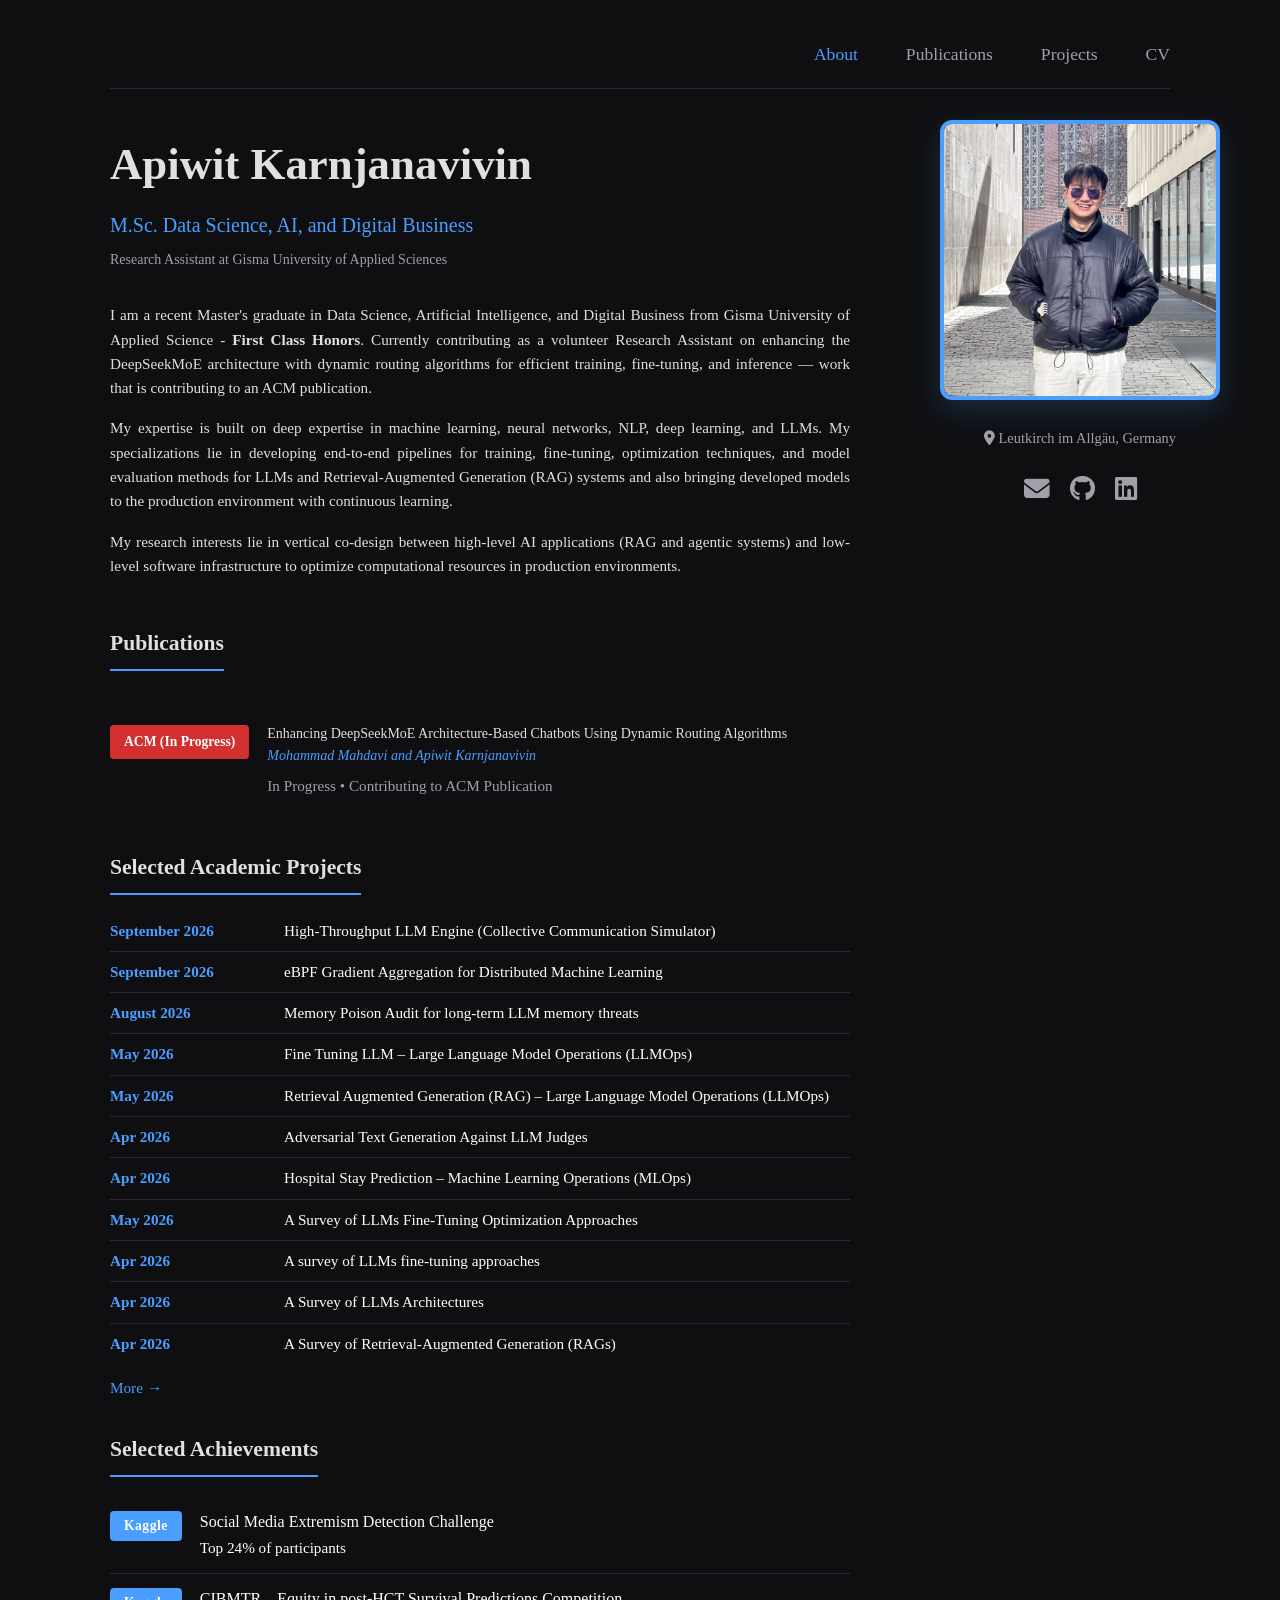
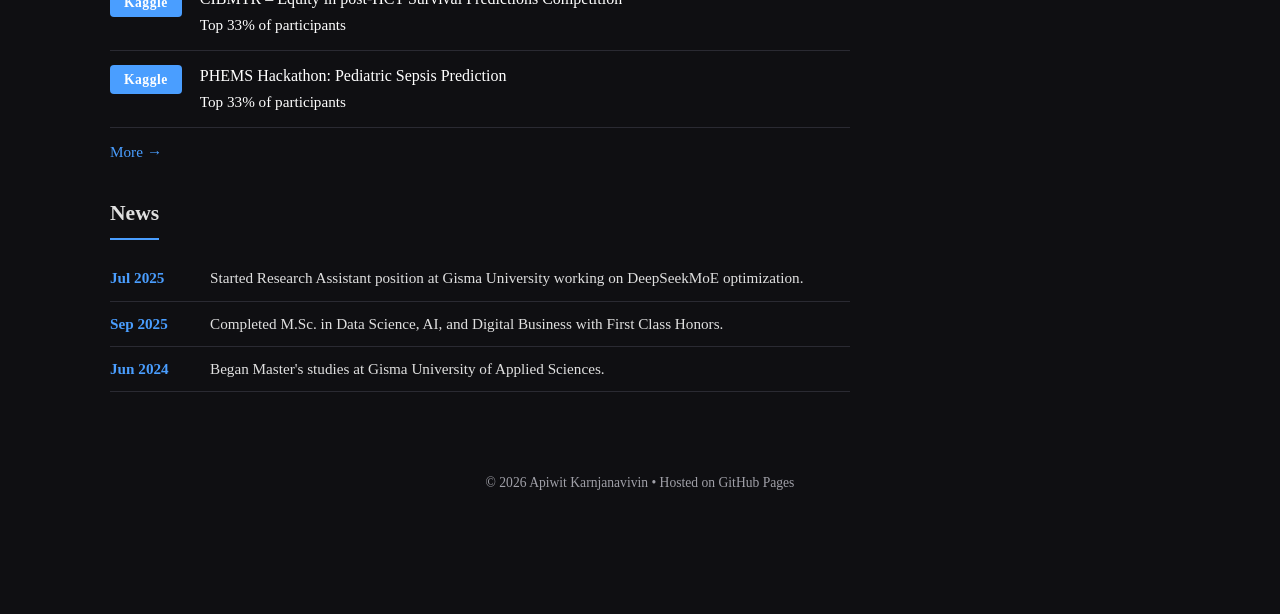
<file: index.html>
<!DOCTYPE html>
<html lang="en">
<head>
    <meta charset="UTF-8" />
    <meta name="viewport" content="width=device-width, initial-scale=1.0" />
    <title>Apiwit Karnjanavivin</title>
    <link rel="stylesheet" href="css/main.css" />
    <link href="https://fonts.googleapis.com/css2?family=Inter:wght@300;400;500;600;700&display=swap" rel="stylesheet" />
    <link rel="stylesheet" href="https://cdnjs.cloudflare.com/ajax/libs/font-awesome/6.5.0/css/all.min.css" />
    <link rel="icon" href="data:image/svg+xml,<svg xmlns=%22http://www.w3.org/2000/svg%22 viewBox=%220 0 100 100%22><text y=%22.9em%22 font-size=%2290%22>💫</text></svg>">
</head>
<body>
    <div class="container">
        <!-- NAV HEADER -->
        <header class="header">
            <div class="nav-container">
                <nav class="main-nav">
                    <a href="index.html" class="nav-link active">About</a>
                    <a href="publications.html" class="nav-link">Publications</a>
                    <a href="projects.html" class="nav-link">Projects</a>
                    <a href="assets\Apiwit_Karnjanavivin_CV.pdf" class="nav-link" target="_blank">CV</a>
                </nav>
            </div>
        </header>

        <!-- MAIN CONTENT -->
        <main class="main-content">
            <!-- ABOUT PAGE -->
            <div id="about" class="page active">
                <div class="about-grid">
                    <!-- Left: Bio -->
                    <div class="about-bio">
                        <h1 class="name">Apiwit Karnjanavivin</h1>
                        <p class="title">M.Sc. Data Science, AI, and Digital Business</p>
                        <p class="affiliation">Research Assistant at Gisma University of Applied Sciences</p>
                        <div class="bio-text">
                            <p>I am a recent Master's graduate in Data Science, Artificial Intelligence, and Digital Business from Gisma University of Applied Science - <strong>First Class Honors</strong>. Currently contributing as a volunteer Research Assistant on enhancing the DeepSeekMoE architecture with dynamic routing algorithms for efficient training, fine-tuning, and inference — work that is contributing to an ACM publication.</p>
          
                            <p>My expertise is built on deep expertise in machine learning, neural networks, NLP, deep learning, and LLMs. My specializations lie in developing end-to-end pipelines for training, fine-tuning, optimization techniques, and model evaluation methods for LLMs and Retrieval-Augmented Generation (RAG) systems and also bringing developed models to the production environment with continuous learning.</p>
                      
                            <p>My research interests lie in vertical co-design between high-level AI applications (RAG and agentic systems) and low-level software infrastructure to optimize computational resources in production environments.</p>
                        </div>

                        <!-- Publications -->
                        <div class="publications">
                            <h3>Publications</h3>
                            <div class="pub-item">
                                <div class="pub-tag acm">ACM (In Progress)</div>
                                <div class="pub-content">
                                    <p>Enhancing DeepSeekMoE Architecture-Based Chatbots Using Dynamic Routing Algorithms</p>
                                    <p class="pub-authors">Mohammad Mahdavi and Apiwit Karnjanavivin</p>
                                    <p class="pub-status">In Progress • Contributing to ACM Publication</p>
                                </div>
                            </div>
                        </div>

                        <!-- Academic Projects -->
                        <div class="academic-projects">
                            <h3>Selected Academic Projects</h3>
                            <ul class="projects-list">
                                <li>
                                    <span class="date">September 2026</span>
                                    <a href="https://github.com/MisterFOURXXX/high-throughput-llm-engine" class="project-link">High-Throughput LLM Engine (Collective Communication Simulator)</a>
                                </li>
                                <li>
                                    <span class="date">September 2026</span>
                                    <a href="https://github.com/MisterFOURXXX/ebpf-aggregation" class="project-link">eBPF Gradient Aggregation for Distributed Machine Learning</a>
                                </li>
                                <li>
                                    <span class="date">August 2026</span>
                                    <a href="https://github.com/MisterFOURXXX/memorypoison_audit" class="project-link">Memory Poison Audit for long-term LLM memory threats</a>
                                </li>
                                <li>
                                    <span class="date">May 2026</span>
                                    <a href="https://github.com/MisterFOURXXX/LLMs-fine-tuning-LLMOps" class="project-link">Fine Tuning LLM – Large Language Model Operations (LLMOps)</a>
                                </li>
                                <li>
                                    <span class="date">May 2026</span>
                                    <a href="https://github.com/MisterFOURXXX/RAG-pipeline-LLMOps" class="project-link">Retrieval Augmented Generation (RAG) – Large Language Model Operations (LLMOps)</a>
                                </li>
                                <li>
                                    <span class="date">Apr 2026</span>
                                    <a href="https://github.com/MisterFOURXXX/adversarial-text-generation-against-LLM-judges" class="project-link">Adversarial Text Generation Against LLM Judges</a>
                                </li>
                                <li>
                                    <span class="date">Apr 2026</span>
                                    <a href="https://github.com/MisterFOURXXX/hospital-stay-prediction-MLOps" class="project-link">Hospital Stay Prediction – Machine Learning Operations (MLOps)</a>
                                </li>
                                <li>
                                    <span class="date">May 2026</span>
                                    <a href="https://github.com/MisterFOURXXX/a-survey-of-LLMs-fine-tuning-optimization-approaches" class="project-link">A Survey of LLMs Fine-Tuning Optimization Approaches</a>
                                </li>
                                <li>
                                    <span class="date">Apr 2026</span>
                                    <a href="https://github.com/MisterFOURXXX/a-survey-of-LLMs-fine-tuning-approaches" class="project-link">A survey of LLMs fine-tuning approaches</a>
                                </li>
                                <li>
                                    <span class="date">Apr 2026</span>
                                    <a href="https://github.com/MisterFOURXXX/a-survey-of-LLMs-architectures" class="project-link">A Survey of LLMs Architectures</a>
                                </li>
                                <li>
                                    <span class="date">Apr 2026</span>
                                    <a href="https://github.com/MisterFOURXXX/a-survey-of-retrieval-augmented-generation-RAG" class="project-link">A Survey of Retrieval-Augmented Generation (RAGs)</a>
                                </li>
                            </ul>
                            <p class="more-link"><a href="projects.html#academic-projects">More</a></p>
                        </div>

                        <!-- Achievements -->
                        <div class="achievements">
                            <h3>Selected Achievements</h3>
                            <div class="achievement-item">
                                <div class="achievement-tag">Kaggle</div>
                                <div class="achievement-content">
                                    <a href="https://github.com/MisterFOURXXX/kaggle-competitions/blob/main/social-media-extremism-detection-challenge.ipynb" class="achievement-title">Social Media Extremism Detection Challenge</a>
                                    <p class="achievement-rank">Top 24% of participants</p>
                                </div>
                            </div>
                            <div class="achievement-item">
                                <div class="achievement-tag">Kaggle</div>
                                <div class="achievement-content">
                                    <a href="https://github.com/MisterFOURXXX/kaggle-competitions/tree/main/CIBMTR-equity-in-post-HCT-survival-predictions" class="achievement-title">CIBMTR – Equity in post-HCT Survival Predictions Competition</a>
                                    <p class="achievement-rank">Top 33% of participants</p>
                                </div>
                            </div>
                            <div class="achievement-item">
                                <div class="achievement-tag">Kaggle</div>
                                <div class="achievement-content">
                                    <a href="https://github.com/MisterFOURXXX/kaggle-competitions/blob/main/phems-hackathon-pediatric-sepsis-prediction.ipynb" class="achievement-title">PHEMS Hackathon: Pediatric Sepsis Prediction</a>
                                    <p class="achievement-rank">Top 33% of participants</p>
                                </div>
                            </div>
                             <p class="more-link"><a href="projects.html#achievements">More</a></p>
                        </div>

                        <!-- News -->
                        <div class="news-section">
                            <h3>News</h3>
                            <ul class="news-list">
                                <li><span class="date">Jul 2025</span> Started Research Assistant position at Gisma University working on DeepSeekMoE optimization.</li>
                                <li><span class="date">Sep 2025</span> Completed M.Sc. in Data Science, AI, and Digital Business with First Class Honors.</li>
                                <li><span class="date">Jun 2024</span> Began Master's studies at Gisma University of Applied Sciences.</li>
                            </ul>
                        </div>
                    </div>
                </div>
            </div>
        </main>

        <!-- Profile Sidebar -->
        <div class="fixed-profile">
            <img src="assets/profile.jpg" alt="Apiwit Karnjanavivin" class="profile-img" />
            <div class="contact-info">
                <p><i class="fas fa-map-marker-alt"></i> Leutkirch im Allgäu, Germany</p>
            </div>
            <div class="social-links">
                <a href="mailto:apiwit.four@gmail.com" aria-label="Email"><i class="fas fa-envelope"></i></a>
                <a href="https://github.com/MisterFOURXXX" target="_blank" aria-label="GitHub"><i class="fab fa-github"></i></a>
                <a href="https://www.linkedin.com/in/apiwit-karnjanavivin-36a72831b" target="_blank" aria-label="LinkedIn"><i class="fab fa-linkedin"></i></a>
            </div>
        </div>

        <footer>
            <p>© 2026 Apiwit Karnjanavivin • Hosted on GitHub Pages</p>
        </footer>
    </div>
    <script src="js/main.js"></script>
</body>
</html>
</file>
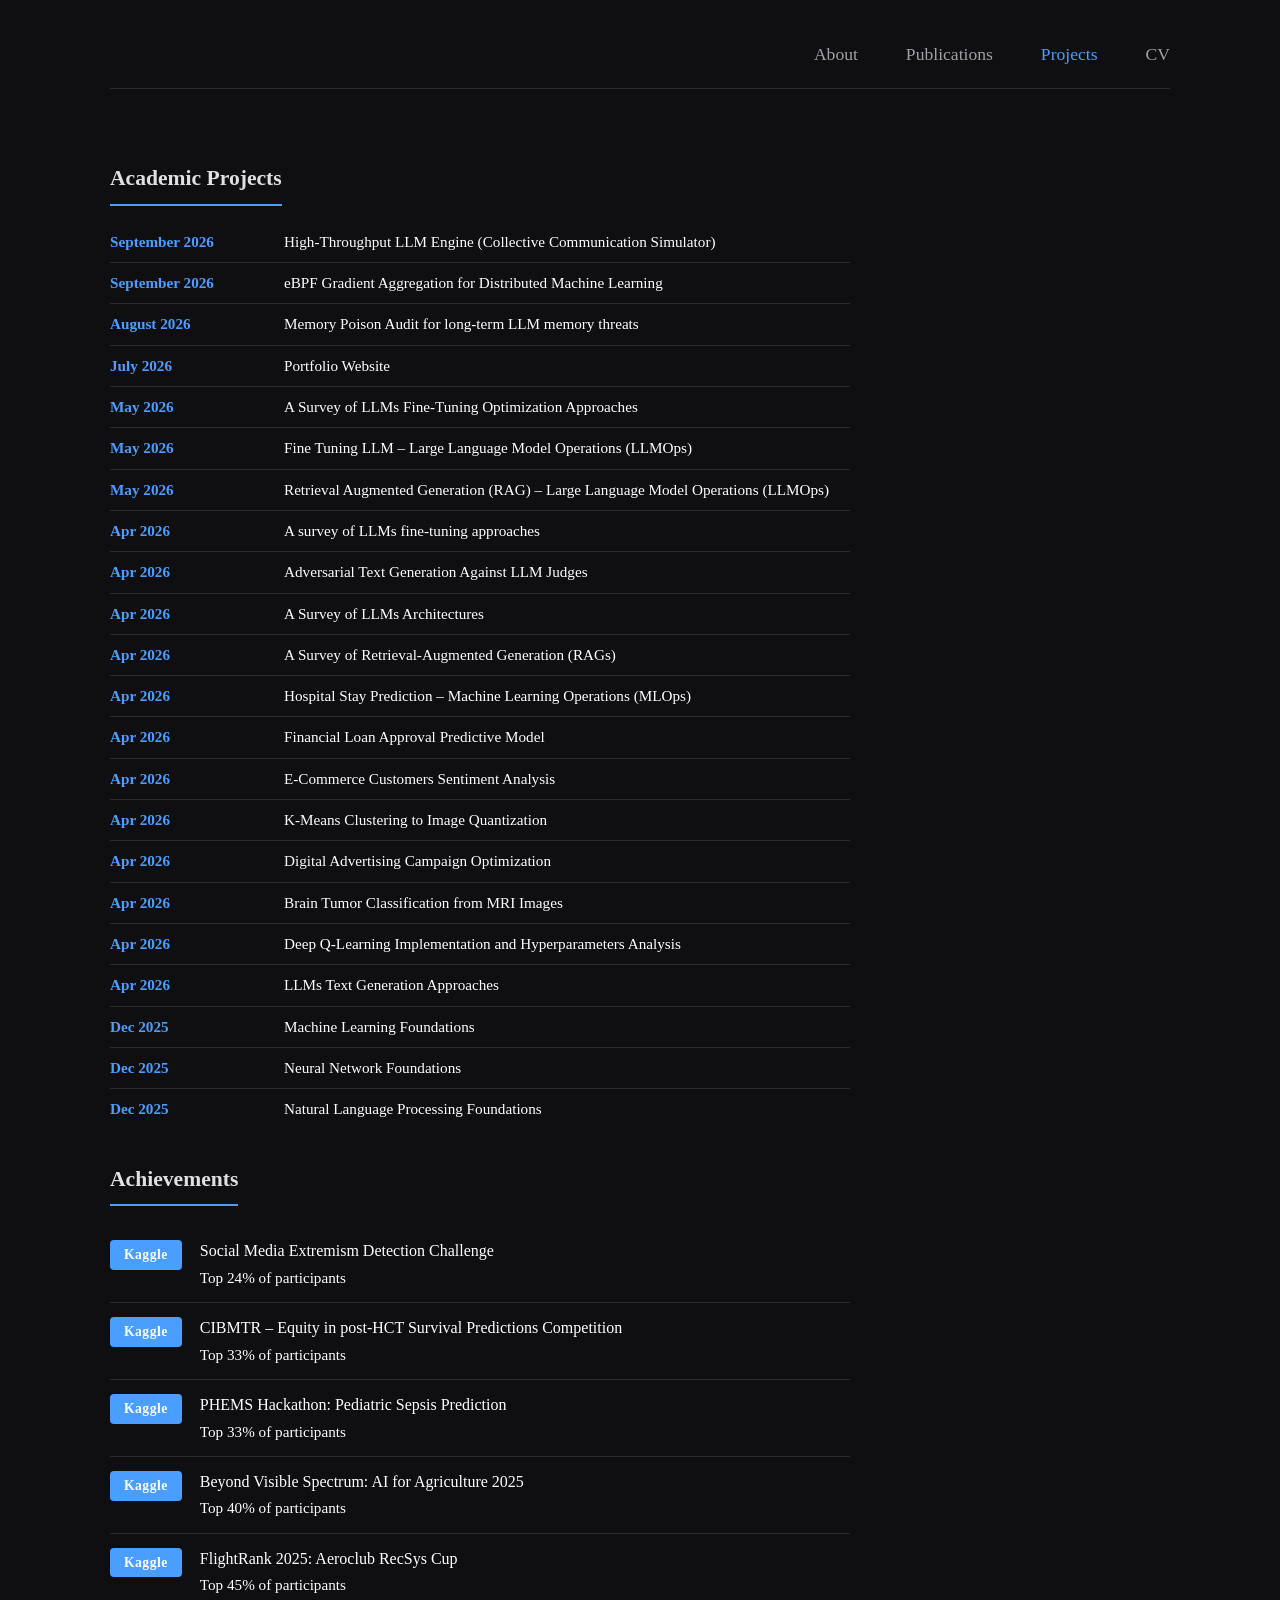
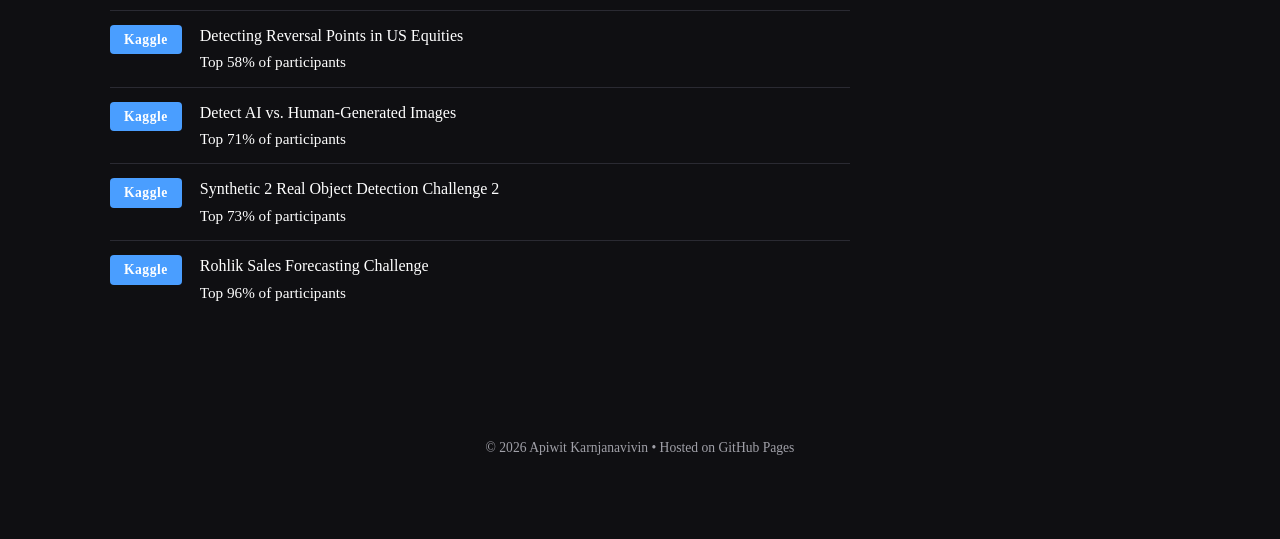
<file: projects.html>
<!DOCTYPE html>
<html lang="en">
<head>
    <meta charset="UTF-8" />
    <meta name="viewport" content="width=device-width, initial-scale=1.0" />
    <title>Apiwit Karnjanavivin</title>
    <link rel="stylesheet" href="css/main.css" />
    <link href="https://fonts.googleapis.com/css2?family=Inter:wght@300;400;500;600;700&display=swap" rel="stylesheet" />
    <link rel="stylesheet" href="https://cdnjs.cloudflare.com/ajax/libs/font-awesome/6.5.0/css/all.min.css" />
</head>
<body>
    <div class="container">
        <!-- NAV HEADER -->
        <header class="header">
            <div class="nav-container">
                <nav class="main-nav">
                    <a href="index.html" class="nav-link active">About</a>
                    <a href="publications.html" class="nav-link">Publications</a>
                    <a href="projects.html" class="nav-link">Projects</a>
                    <a href="assets\Apiwit_Karnjanavivin_CV.pdf" class="nav-link">CV</a>   <!-- ← Now points to PDF -->
                </nav>
            </div>
        </header>
        <!-- MAIN CONTENT -->
        <main class="main-content">
            <!-- ABOUT PAGE -->
            <div id="about" class="page active">
                <div class="about-grid">
                    <div>
                        <!-- Academic Projects -->
                        <div class="academic-projects" id="academic-projects">
                            <h3>Academic Projects</h3>
                            <ul class="projects-list">
                                <li>
                                    <span class="date">September 2026</span>
                                    <a href="https://github.com/MisterFOURXXX/high-throughput-llm-engine" class="project-link">High-Throughput LLM Engine (Collective Communication Simulator)</a>
                                </li>
                                <li>
                                    <span class="date">September 2026</span>
                                    <a href="https://github.com/MisterFOURXXX/ebpf-aggregation" class="project-link">eBPF Gradient Aggregation for Distributed Machine Learning</a>
                                </li>
                                <li>
                                    <span class="date">August 2026</span>
                                    <a href="https://github.com/MisterFOURXXX/memorypoison_audit" class="project-link">Memory Poison Audit for long-term LLM memory threats</a>
                                </li>
                                <li>
                                    <span class="date">July 2026</span>
                                    <a href="https://github.com/MisterFOURXXX/portfolio" class="project-link">Portfolio Website</a>
                                </li>
                                <li>
                                    <span class="date">May 2026</span>
                                    <a href="https://github.com/MisterFOURXXX/a-survey-of-LLMs-fine-tuning-optimization-approaches" class="project-link">A Survey of LLMs Fine-Tuning Optimization Approaches</a>
                                </li>
                                <li>
                                    <span class="date">May 2026</span>
                                    <a href="https://github.com/MisterFOURXXX/LLMs-fine-tuning-LLMOps" class="project-link">Fine Tuning LLM – Large Language Model Operations (LLMOps)</a>
                                </li>
                                <li>
                                    <span class="date">May 2026</span>
                                    <a href="https://github.com/MisterFOURXXX/RAG-pipeline-LLMOps" class="project-link">Retrieval Augmented Generation (RAG) – Large Language Model Operations (LLMOps)</a>
                                </li>
                                <li>
                                    <span class="date">Apr 2026</span>
                                    <a href="https://github.com/MisterFOURXXX/a-survey-of-LLMs-fine-tuning-approaches" class="project-link">A survey of LLMs fine-tuning approaches</a>
                                </li>
                                <li>
                                    <span class="date">Apr 2026</span>
                                    <a href="https://github.com/MisterFOURXXX/adversarial-text-generation-against-LLM-judges" class="project-link">Adversarial Text Generation Against LLM Judges</a>
                                </li>
                                <li>
                                    <span class="date">Apr 2026</span>
                                    <a href="https://github.com/MisterFOURXXX/a-survey-of-LLMs-architectures" class="project-link">A Survey of LLMs Architectures</a>
                                </li>
                                <li>
                                    <span class="date">Apr 2026</span>
                                    <a href="https://github.com/MisterFOURXXX/a-survey-of-retrieval-augmented-generation-RAG" class="project-link">A Survey of Retrieval-Augmented Generation (RAGs)</a>
                                </li>
                                <li>
                                    <span class="date">Apr 2026</span>
                                    <a href="https://github.com/MisterFOURXXX/hospital-stay-prediction-MLOps" class="project-link">Hospital Stay Prediction – Machine Learning Operations (MLOps)</a>
                                </li>
                                <li>
                                    <span class="date">Apr 2026</span>
                                    <a href="https://github.com/MisterFOURXXX/data-science-and-ai-academic-projects/blob/main/financial-loan-approval-predictive-model.ipynb" class="project-link">Financial Loan Approval Predictive Model</a>
                                </li>
                                <li>
                                    <span class="date">Apr 2026</span>
                                    <a href="https://github.com/MisterFOURXXX/data-science-and-ai-academic-projects/blob/main/e-commerces-customer-sentiment-analysis.ipynb" class="project-link">E-Commerce Customers Sentiment Analysis</a>
                                </li>
                                <li>
                                    <span class="date">Apr 2026</span>
                                    <a href="https://github.com/MisterFOURXXX/data-science-and-ai-academic-projects/blob/main/k-means-clustering-to-image-quantization.ipynb" class="project-link">K-Means Clustering to Image Quantization</a>
                                </li>
                                <li>
                                    <span class="date">Apr 2026</span>
                                    <a href="https://github.com/MisterFOURXXX/data-science-and-ai-academic-projects/blob/main/digital-advertising-campaign-optimization.ipynb" class="project-link">Digital Advertising Campaign Optimization</a>
                                </li>
                                <li>
                                    <span class="date">Apr 2026</span>
                                    <a href="https://github.com/MisterFOURXXX/data-science-and-ai-academic-projects/blob/main/brain-tumor-classification-from-MRI-images.ipynb" class="project-link">Brain Tumor Classification from MRI Images</a>
                                </li>
                                <li>
                                    <span class="date">Apr 2026</span>
                                    <a href="https://github.com/MisterFOURXXX/data-science-and-ai-academic-projects/blob/main/deep-q-learning-implementation-and-hyperparameters-analysis.ipynb" class="project-link">Deep Q-Learning Implementation and Hyperparameters Analysis</a>
                                </li>
                                <li>
                                    <span class="date">Apr 2026</span>
                                    <a href="https://github.com/MisterFOURXXX/data-science-and-ai-academic-projects/blob/main/LLMs-text-generation-approaches.ipynb" class="project-link">LLMs Text Generation Approaches</a>
                                </li>
                                <li>
                                    <span class="date">Dec 2025</span>
                                    <a href="https://github.com/MisterFOURXXX/data-science-and-ai-academic-projects/blob/main/machine-learning-foundations.ipynb" class="project-link">Machine Learning Foundations</a>
                                </li>
                                <li>
                                    <span class="date">Dec 2025</span>
                                    <a href="https://github.com/MisterFOURXXX/data-science-and-ai-academic-projects/blob/main/neural-network-foundations.ipynb" class="project-link">Neural Network Foundations</a>
                                </li>
                                <li>
                                    <span class="date">Dec 2025</span>
                                    <a href="https://github.com/MisterFOURXXX/data-science-and-ai-academic-projects/blob/main/natural-language-processing-foundations.ipynb" class="project-link">Natural Language Processing Foundations</a>
                                </li>
                            </ul>
                        </div>

                        <!-- Achievements -->
                        <div class="achievements" id="achievements">
                            <h3>Achievements</h3>
                                <div class="achievement-item">
                                    <div class="achievement-tag">Kaggle</div>
                                    <div class="achievement-content">
                                        <a href="https://github.com/MisterFOURXXX/kaggle-competitions/blob/main/social-media-extremism-detection-challenge.ipynb" class="achievement-title" target="_blank">Social Media Extremism Detection Challenge</a>
                                        <p class="achievement-rank">Top 24% of participants</p>
                                    </div>
                                </div>

                                <div class="achievement-item">
                                    <div class="achievement-tag">Kaggle</div>
                                    <div class="achievement-content">
                                        <a href="https://github.com/MisterFOURXXX/kaggle-competitions/tree/main/CIBMTR-equity-in-post-HCT-survival-predictions" class="achievement-title" target="_blank">CIBMTR – Equity in post-HCT Survival Predictions Competition</a>
                                        <p class="achievement-rank">Top 33% of participants</p>
                                    </div>
                                </div>

                                <div class="achievement-item">
                                    <div class="achievement-tag">Kaggle</div>
                                    <div class="achievement-content">
                                        <a href="https://github.com/MisterFOURXXX/kaggle-competitions/blob/main/phems-hackathon-pediatric-sepsis-prediction.ipynb" class="achievement-title" target="_blank">PHEMS Hackathon: Pediatric Sepsis Prediction</a>
                                        <p class="achievement-rank">Top 33% of participants</p>
                                    </div>
                                </div>

                                <div class="achievement-item">
                                    <div class="achievement-tag">Kaggle</div>
                                    <div class="achievement-content">
                                        <a href="https://github.com/MisterFOURXXX/kaggle-competitions/blob/main/beyond-visible-spectrum-AI-for-agriculture-2025.ipynb" class="achievement-title" target="_blank">Beyond Visible Spectrum: AI for Agriculture 2025</a>
                                        <p class="achievement-rank">Top 40% of participants</p>
                                    </div>
                                </div>

                                <div class="achievement-item">
                                    <div class="achievement-tag">Kaggle</div>
                                    <div class="achievement-content">
                                        <a href="https://github.com/MisterFOURXXX/kaggle-competitions/blob/main/flightrank-aeroclub-recsys-cup-2025.ipynb" class="achievement-title" target="_blank">FlightRank 2025: Aeroclub RecSys Cup</a>
                                        <p class="achievement-rank">Top 45% of participants</p>
                                    </div>
                                </div>

                                <div class="achievement-item">
                                    <div class="achievement-tag">Kaggle</div>
                                    <div class="achievement-content">
                                        <a href="https://github.com/MisterFOURXXX/kaggle-competitions/blob/main/detecting-reversal-points-in-us-equities.ipynb" class="achievement-title" target="_blank">Detecting Reversal Points in US Equities</a>
                                        <p class="achievement-rank">Top 58% of participants</p>
                                    </div>
                                </div>

                                <div class="achievement-item">
                                    <div class="achievement-tag">Kaggle</div>
                                    <div class="achievement-content">
                                        <a href="https://github.com/MisterFOURXXX/kaggle-competitions/blob/main/detect-ai-vs-human-generated-images.ipynb" class="achievement-title" target="_blank">Detect AI vs. Human-Generated Images</a>
                                        <p class="achievement-rank">Top 71% of participants</p>
                                    </div>
                                </div>

                                <div class="achievement-item">
                                    <div class="achievement-tag">Kaggle</div>
                                    <div class="achievement-content">
                                        <a href="https://github.com/MisterFOURXXX/kaggle-competitions/blob/main/synthetic-2-real-object-detection-challenge-2.ipynb" class="achievement-title" target="_blank">Synthetic 2 Real Object Detection Challenge 2</a>
                                        <p class="achievement-rank">Top 73% of participants</p>
                                    </div>
                                </div>

                                <div class="achievement-item">
                                    <div class="achievement-tag">Kaggle</div>
                                    <div class="achievement-content">
                                        <a href="https://github.com/MisterFOURXXX/kaggle-competitions/tree/main/rohlik-sales-forecasting-challenge" class="achievement-title" target="_blank">Rohlik Sales Forecasting Challenge</a>
                                        <p class="achievement-rank">Top 96% of participants</p>
                                    </div>
                                </div>
                            </div>
                        </div>
                    </div>
                </div>
            </div>
        </main>

        <footer>
            <p>© 2026 Apiwit Karnjanavivin • Hosted on GitHub Pages</p>
        </footer>
    </div>
    <script src="js/main.js"></script>
</body>
</html>
</file>
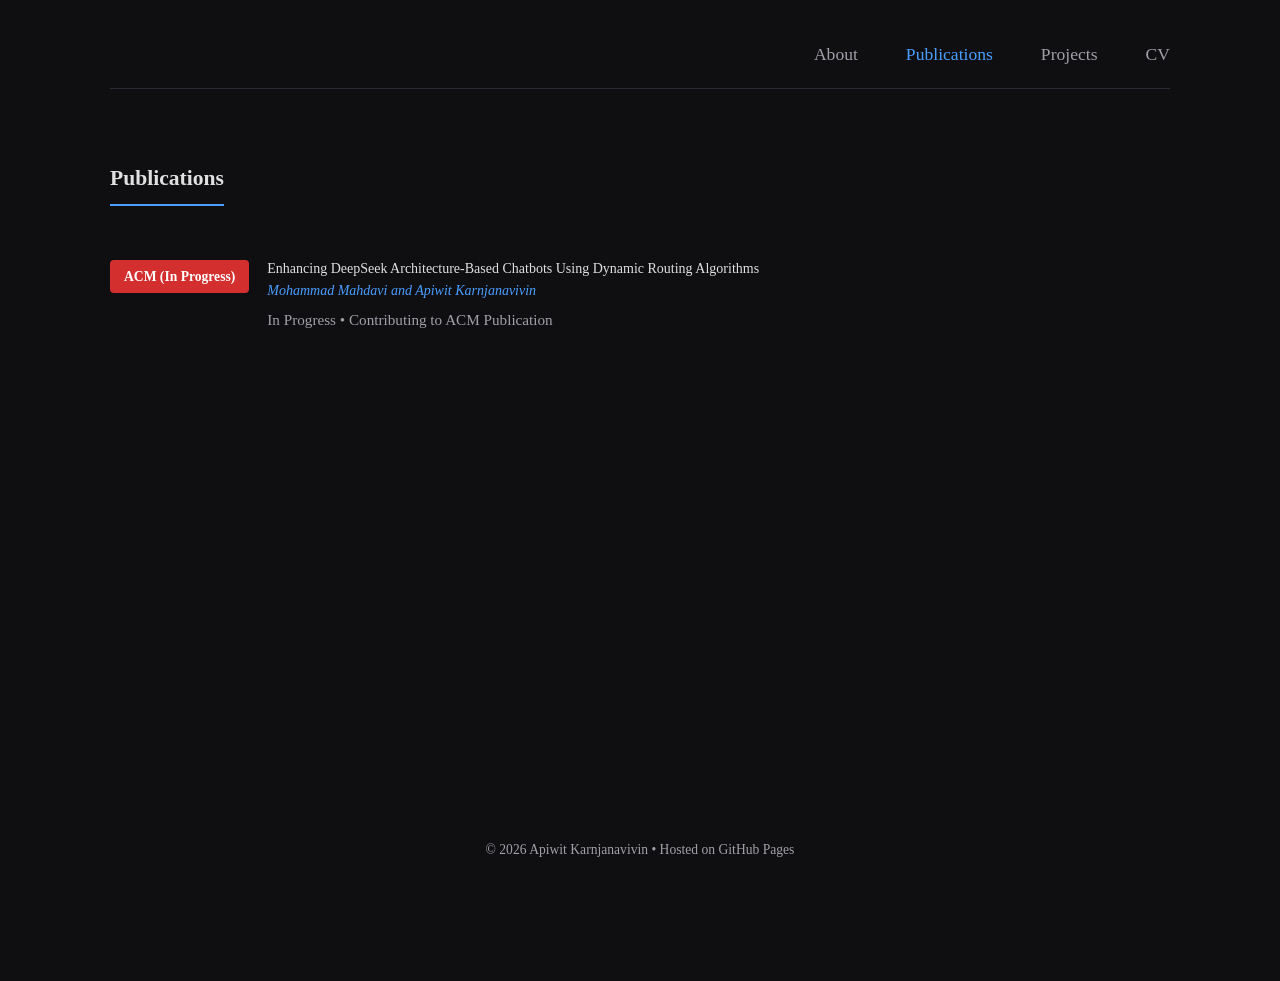
<file: publications.html>
<!DOCTYPE html>
<html lang="en">
<head>
    <meta charset="UTF-8" />
    <meta name="viewport" content="width=device-width, initial-scale=1.0" />
    <title>Apiwit Karnjanavivin</title>
    <link rel="stylesheet" href="css/main.css" />
    <link href="https://fonts.googleapis.com/css2?family=Inter:wght@300;400;500;600;700&display=swap" rel="stylesheet" />
    <link rel="stylesheet" href="https://cdnjs.cloudflare.com/ajax/libs/font-awesome/6.5.0/css/all.min.css" />
</head>
<body>
    <div class="container">
        <!-- NAV HEADER -->
        <header class="header">
            <div class="nav-container">
                <nav class="main-nav">
                    <a href="index.html" class="nav-link active">About</a>
                    <a href="publications.html" class="nav-link">Publications</a>
                    <a href="projects.html" class="nav-link">Projects</a>
                    <a href="assets\Apiwit_Karnjanavivin_CV.pdf" class="nav-link">CV</a>   
                </nav>
            </div>
        </header>
        <!-- MAIN CONTENT -->
        <main class="main-content">
            <!-- ABOUT PAGE -->
            <div id="about" class="page active">
                        <!-- Publications -->
                        <div class="publications">
                            <h3>Publications</h3>
                            <div class="pub-item">
                                <div class="pub-tag acm">ACM (In Progress)</div>
                                <div class="pub-content">
                                    <p>Enhancing DeepSeek Architecture-Based Chatbots Using Dynamic Routing Algorithms</p>
                                    <p class="pub-authors">Mohammad Mahdavi and Apiwit Karnjanavivin</p>
                                    <p class="pub-status">In Progress • Contributing to ACM Publication</p>
                                </div>
                            </div>
                        </div>
                    </div>
        </main>
        <footer>
            <p>© 2026 Apiwit Karnjanavivin • Hosted on GitHub Pages</p>
        </footer>
    </div>
    <script src="js/main.js"></script>
</body>
</html>
</file>
<file: css/main.css>
:root {
    --bg: #0f0f12;
    --card: #1a1a1f;
    --text: #e0e0e0;
    --text-light: #a0a0a8;
    --accent: #4a9eff;
    --accent-hover: #6eb8ff;
    --border: #2a2a32;
    --radius: 12px;
}

* {
    margin: 0;
    padding: 0;
    box-sizing: border-box;
}

body {
    font-family: 'Times New Roman', Times, serif;
    font-size: 14px;
    background: var(--bg);
    color: var(--text);
    line-height: 1.6;
    padding-bottom: 60px;
}

.container {
    max-width: 1100px;
    margin: 0 auto;
    padding: 40px 20px;
}

.header {
    border-bottom: 1px solid var(--border);
    padding-bottom: 20px;
    margin-bottom: 40px;
}

.nav-container {
    display: flex;
    justify-content: flex-end;
    align-items: center;
    flex-wrap: wrap;
}

.main-nav {
    display: flex;
    gap: 48px;
}

.nav-link {
    color: var(--text-light);
    text-decoration: none;
    font-weight: 500;
    font-size: 1.1rem;
    transition: color 0.2s;
    text-align: left;
}

.nav-link:hover,
.nav-link.active {
    color: var(--accent);
}

.main-content {
    background: transparent;
    border-radius: 0;
    padding: 0 320px 0 0;
    box-shadow: none;
    min-height: 70vh;
}

.main-content p,
.main-content li,
.bio-text p,
.research-interests li,
.news-list li,
.pub-abstract,
.project-details p,
.entry p,
.entry li,
.pub-title,
.pub-authors,
.pub-meta,
.pub-link,
.achievement-title,
.achievement-rank,
.project-link,
.pub-content p,
.pub-status,
.achievement-content p,
.projects-list li,
.achievement-item {
    text-align: justify;
}

.about-grid {
    display: grid;
    grid-template-columns: 1fr;
    gap: 60px;
    align-items: start;
}

.name {
    font-size: 2.8rem;
    font-weight: 700;
    margin-bottom: 8px;
    text-align: left;
}

.title {
    font-size: 1.25rem;
    color: var(--accent);
    margin-bottom: 8px;
    text-align: left;
}

h3,
h4,
.affiliation {
    text-align: left;
}

.affiliation {
    color: var(--text-light);
    margin-bottom: 32px;
}

.bio-text p {
    margin-bottom: 16px;
    font-size: 0.95rem;
    text-align: justify;
}

.publications h3,
.news-section h3 {
    margin: 32px 0 16px;
    font-size: 1.35rem;
    border-bottom: 2px solid var(--accent);
    padding-bottom: 8px;
    display: inline-block;
    text-align: left;
}

.publications ul {
    list-style: none;
}

.publications li {
    padding: 6px 0;
    border-bottom: 1px solid var(--border);
    font-size: 0.95rem;
    text-align: justify;
}

.pub-item {
    background: transparent;
    border: none;
    border-radius: 0;
    padding: 20px 0;
    margin-top: 16px;
    display: flex;
    gap: 18px;
}

.pub-tag {
    flex-shrink: 0;
    padding: 6px 14px;
    border-radius: 4px;
    font-size: 0.85rem;
    font-weight: 600;
    color: white;
    align-self: flex-start;
    margin-top: 2px;
}

.pub-tag.acm {
    background: #d32f2f;
}

.pub-content h4 {
    font-size: 1rem;
    margin-bottom: 6px;
    line-height: 1.3;
    text-align: justify;
}

.pub-authors {
    color: var(--accent);
    margin-bottom: 6px;
    font-style: italic;
}

.pub-status {
    color: var(--text-light);
    font-size: 0.95rem;
}

.academic-projects {
    margin-top: 32px;
}

.academic-projects h3 {
    font-size: 1.35rem;
    border-bottom: 2px solid var(--accent);
    padding-bottom: 8px;
    margin-bottom: 16px;
    display: inline-block;
    text-align: left;
}

.projects-list {
    list-style: none;
    padding: 0;
    margin: 0;
}

.projects-list li {
    padding: 8px 0;
    display: flex;
    gap: 24px;
    font-size: 0.95rem;
    text-align: justify;
    border-bottom: 1px solid var(--border);
}

.projects-list li:last-child {
    border-bottom: none;
}

.projects-list .date {
    color: var(--accent);
    font-weight: 600;
    min-width: 150px;
    flex-shrink: 0;
    text-align: left;
}

.project-link {
    color: #ffffff;
    text-decoration: none;
    transition: color 0.2s;
    text-align: justify;
    flex: 1;
}

.project-link:hover {
    color: var(--accent);
    text-decoration: underline;
}

.news-list li {
    padding: 10px 0;
    border-bottom: 1px solid var(--border);
    display: flex;
    gap: 20px;
    font-size: 0.95rem;
    text-align: justify;
}

.achievements {
    margin-top: 32px;
}

.achievements h3 {
    font-size: 1.35rem;
    border-bottom: 2px solid var(--accent);
    padding-bottom: 8px;
    margin-bottom: 20px;
    display: inline-block;
    text-align: left;
}

.achievement-item {
    display: flex;
    gap: 18px;
    padding: 12px 0;
    border-bottom: 1px solid var(--border);
    text-decoration: none;
    transition: all 0.2s;
    cursor: pointer;
    align-items: flex-start;
}

.achievement-item:last-child {
    border-bottom: none;
}

.achievement-title:hover {
    color: var(--accent);
}

.achievement-item:hover .achievement-rank {
    color: var(--accent-hover);
}

.achievement-tag {
    flex-shrink: 0;
    padding: 4px 14px;
    border-radius: 4px;
    font-size: 0.85rem;
    font-weight: 600;
    color: white;
    background: var(--accent);
    align-self: flex-start;
    margin-top: 2px;
    letter-spacing: 0.5px;
}

.achievement-content {
    flex: 1;
    display: flex;
    flex-direction: column;
}

.achievement-title {
    font-size: 1rem;
    font-weight: 400;
    color: #ffffff;
    text-decoration: none;
    transition: color 0.2s;
    display: block;
    text-align: justify;
}

.achievement-rank {
    font-size: 0.95rem;
    color: #ffffff;
    text-align: justify;
    margin-top: 2px;
    transition: color 0.2s;
    font-weight: 400;
}

.achievements-link {
    margin-top: 16px;
    font-size: 0.95rem;
    color: var(--text-light);
    text-align: justify;
}

.achievements-link a {
    color: var(--accent);
    text-decoration: none;
}

.achievements-link a:hover {
    color: var(--accent-hover);
    text-decoration: underline;
}

.date {
    color: var(--accent);
    font-weight: 600;
    min-width: 80px;
    flex-shrink: 0;
    text-align: left;
}

/* === More Link === */
.more-link {
    text-align: right;
    margin-top: 12px;
    font-size: 0.95rem;
}

.more-link a {
    color: var(--accent);
    text-decoration: none;
    font-weight: 500;
    transition: color 0.2s;
    display: inline-flex;
    align-items: center;
    gap: 4px;
}

.more-link a:hover {
    color: var(--accent-hover);
    text-decoration: underline;
}

.more-link a::after {
    content: " →";
    transition: transform 0.2s;
}

.more-link a:hover::after {
    transform: translateX(4px);
}

.fixed-profile {
    position: fixed;
    top: 120px;
    right: 40px;
    width: 320px;
    z-index: 10;
    text-align: center;
}

.fixed-profile .profile-img {
    width: 280px;
    height: 280px;
    border-radius: 12px;
    object-fit: cover;
    border: 4px solid var(--accent);
    margin-bottom: 20px;
    box-shadow: 0 10px 30px rgba(74, 158, 255, 0.2);
}

.fixed-profile .contact-info {
    margin-bottom: 20px;
}

.fixed-profile .contact-info p {
    margin-bottom: 12px;
    color: var(--text-light);
    text-align: center;
    font-size: 0.9rem;
}

.fixed-profile .social-links {
    display: flex;
    justify-content: center;
    gap: 20px;
}

.fixed-profile .social-links a {
    font-size: 1.6rem;
    color: var(--text-light);
    transition: all 0.2s;
}

.fixed-profile .social-links a:hover {
    color: var(--accent);
    transform: translateY(-3px);
}

footer {
    text-align: center;
    margin-top: 60px;
    color: var(--text-light);
    font-size: 0.85rem;
    position: relative;
    width: 100%;
    padding: 20px 0;
}

@media (max-width: 900px) {
    .about-grid {
        grid-template-columns: 1fr;
        gap: 40px;
    }
    .fixed-profile {
        display: none;
    }
    .main-content {
        padding: 24px;
    }
}

@media (max-width: 768px) {
    .fixed-profile {
        position: relative;
        top: auto;
        right: auto;
        width: auto;
        margin: 40px auto 0;
        display: block;
    }
    .fixed-profile .profile-img {
        width: 200px;
        height: 200px;
    }
    .main-content {
        padding: 16px;
    }
}
</file>
